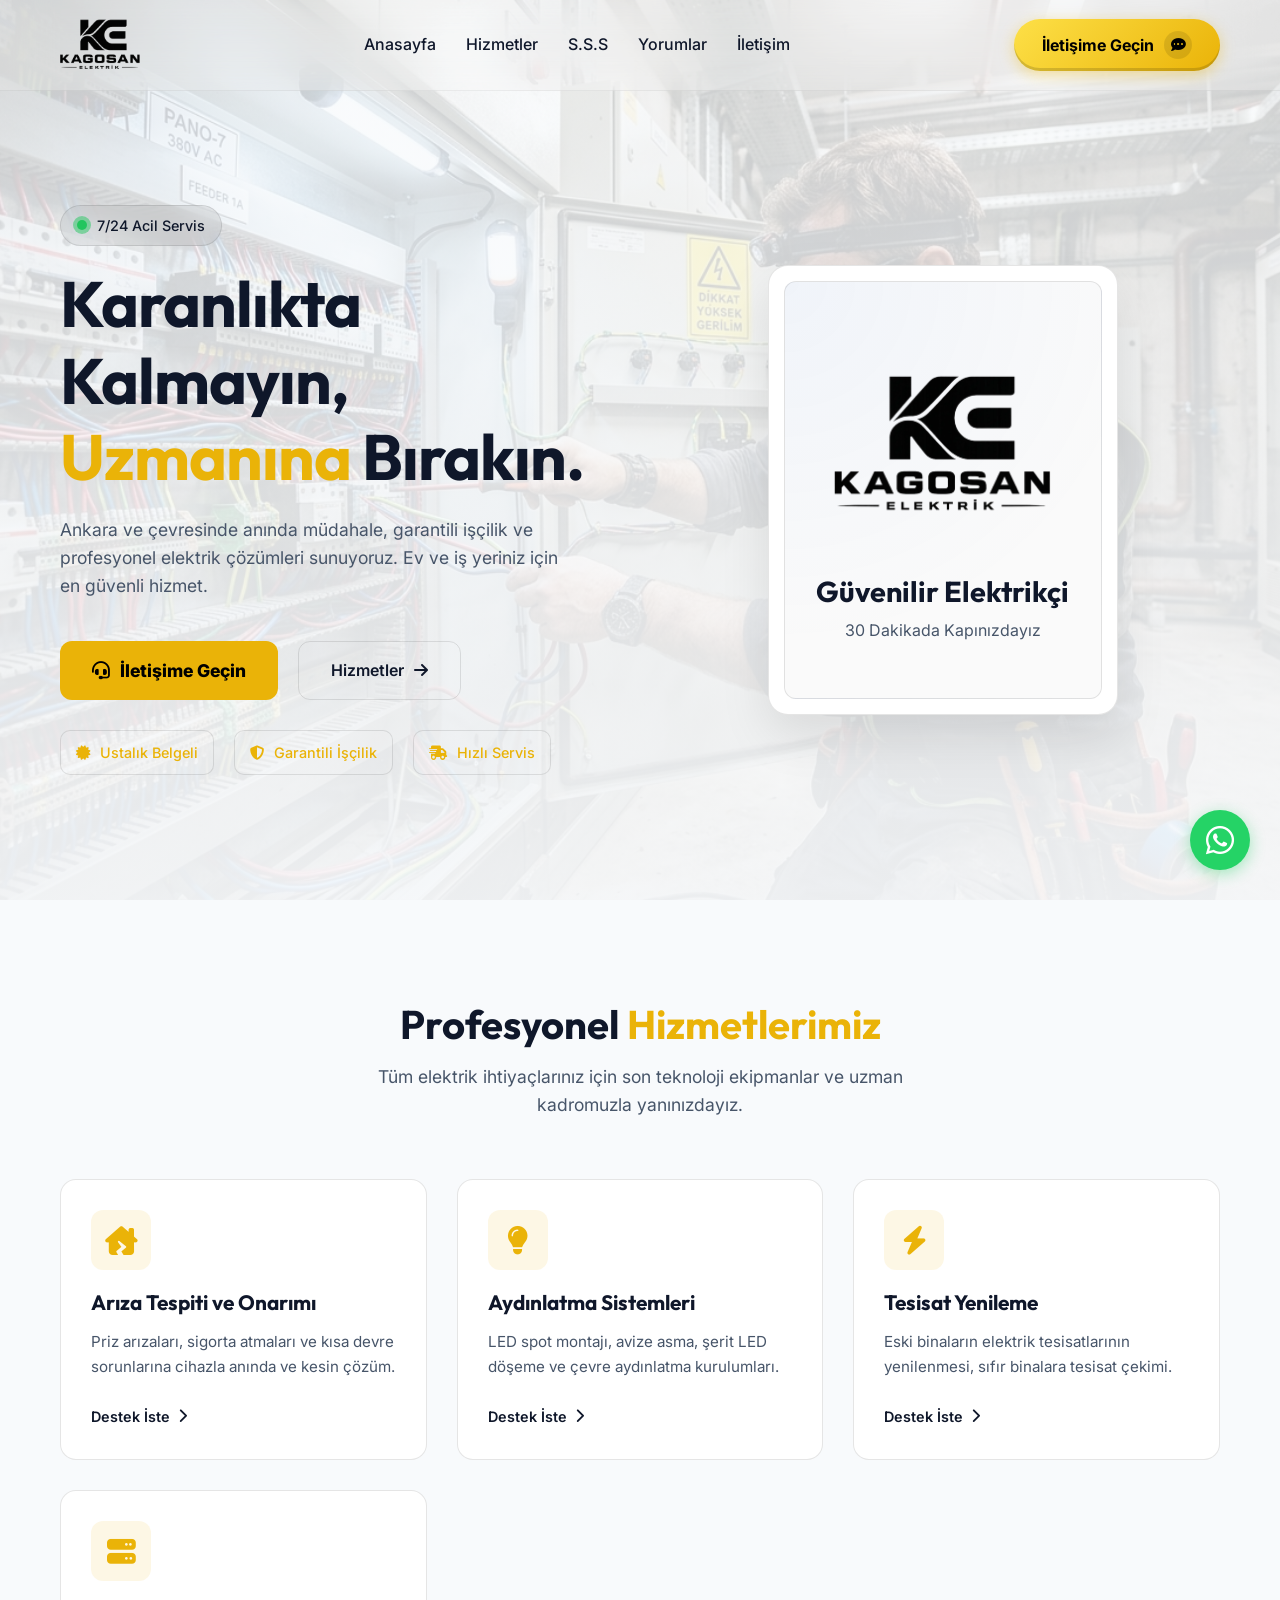
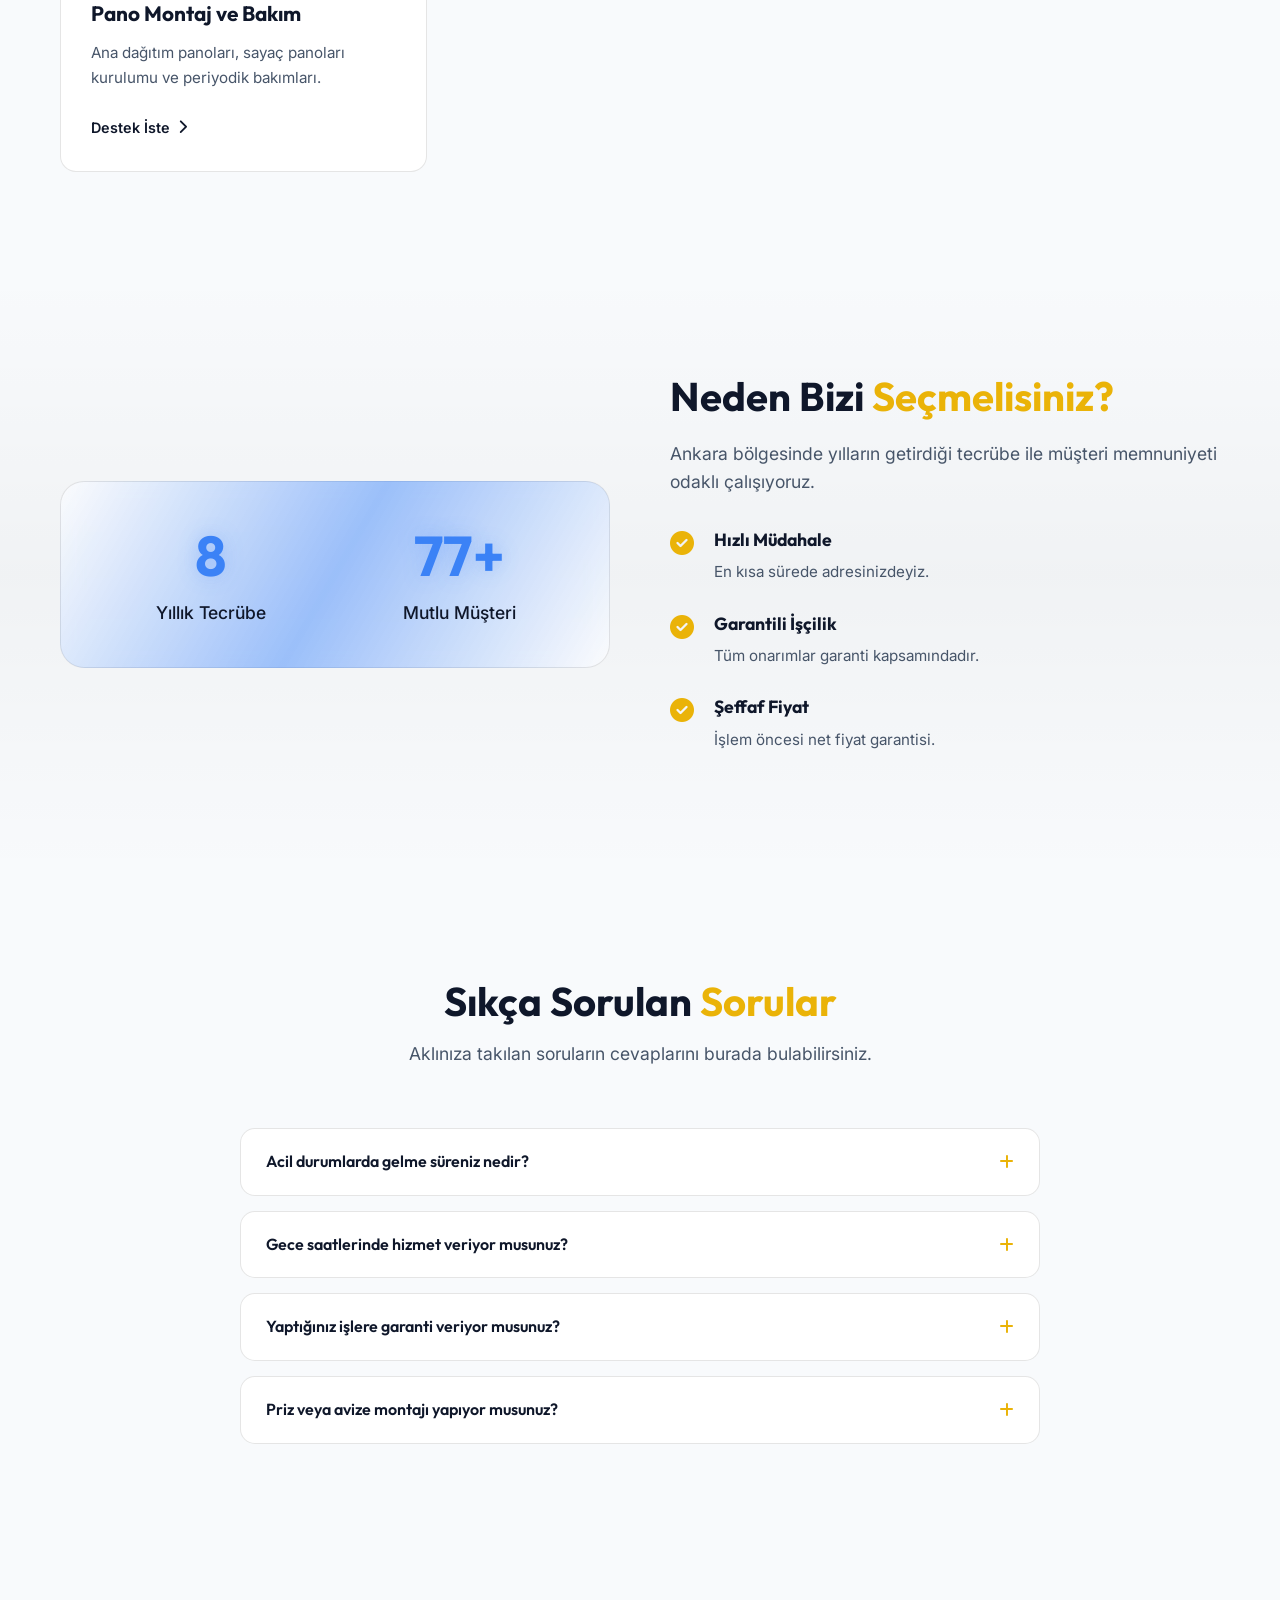
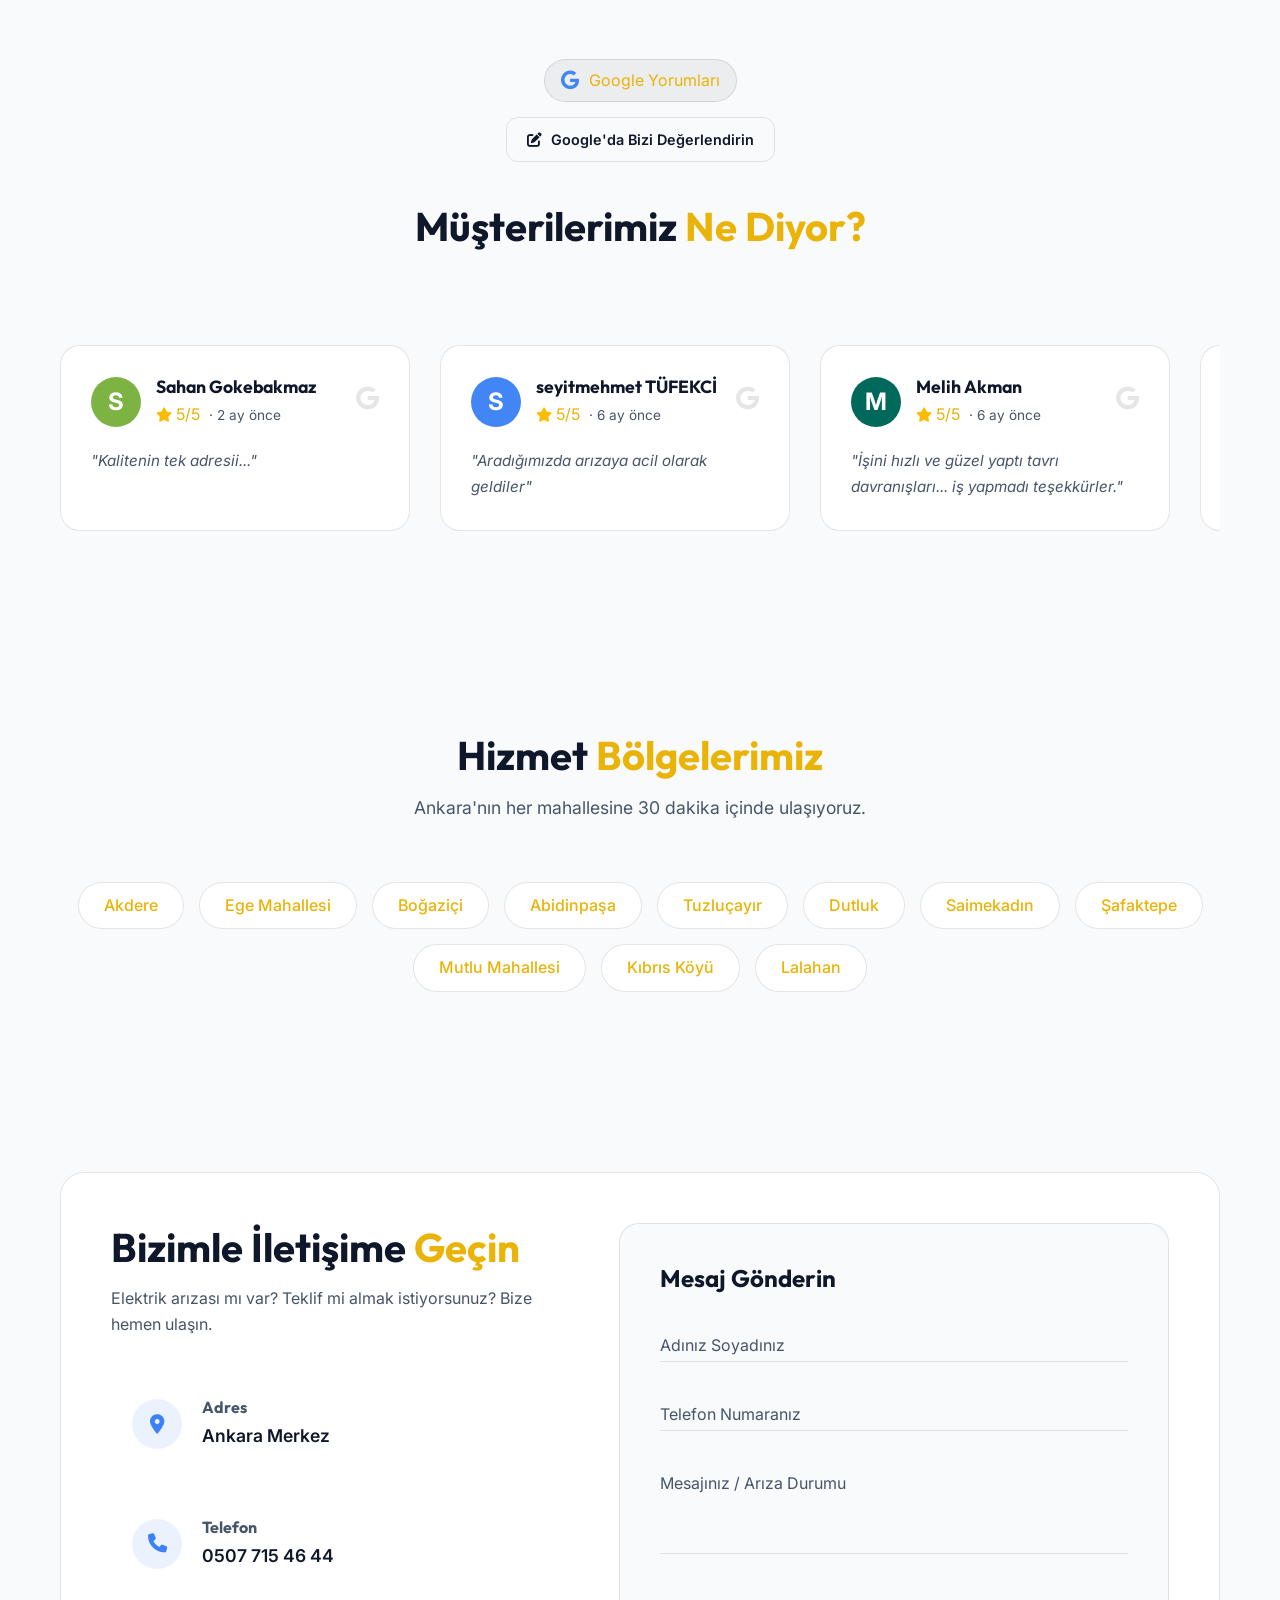
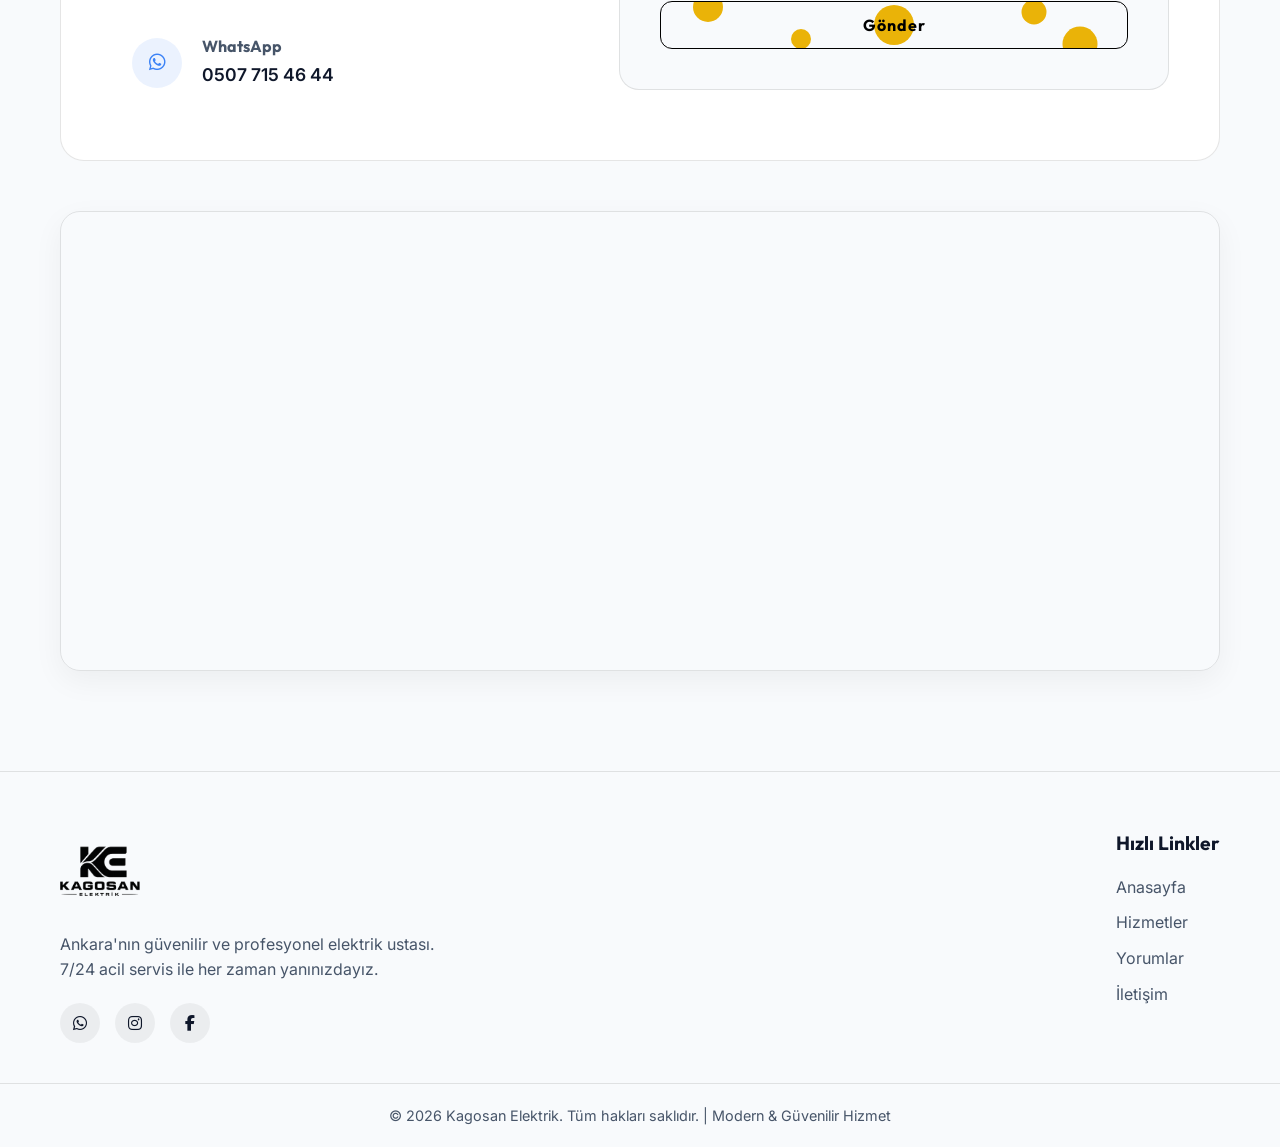
<file: index.html>
<!DOCTYPE html>
<html lang="tr">
<head>
    <meta charset="UTF-8">
    <meta name="viewport" content="width=device-width, initial-scale=1.0">
    <title>Kagosan Elektrik | 7/24 Acil Elektrik Ustası</title>
    <link rel="icon" type="image/webp" href="büyüklogo.webp">
    <meta name="description" content="Ankara'da profesyonel, hızlı ve güvenilir 7/24 elektrikçi hizmeti. Elektrik arızası, tesisat, pano montajı ve aydınlatma çözümleri.">
    <link rel="stylesheet" href="styles.css">
    <link href="https://fonts.googleapis.com/css2?family=Inter:wght@300;400;500;600;700&family=Outfit:wght@400;500;700;900&display=swap" rel="stylesheet">
    <link rel="stylesheet" href="https://cdnjs.cloudflare.com/ajax/libs/font-awesome/6.4.0/css/all.min.css">
    <script type="application/ld+json">
    {
      "@context": "https://schema.org",
      "@type": "Electrician",
      "name": "Kagosan Elektrik",
      "url": "https://www.kagosanelektrik.com",
      "telephone": "+905077154644",
      "address": {
        "@type": "PostalAddress",
        "streetAddress": "Ankara Merkez",
        "addressLocality": "Ankara",
        "addressRegion": "Ankara",
        "addressCountry": "TR"
      },
      "geo": {
        "@type": "GeoCoordinates",
        "latitude": 39.9334,
        "longitude": 32.8597
      },
      "openingHoursSpecification": {
        "@type": "OpeningHoursSpecification",
        "dayOfWeek": [
          "Monday",
          "Tuesday",
          "Wednesday",
          "Thursday",
          "Friday",
          "Saturday",
          "Sunday"
        ],
        "opens": "00:00",
        "closes": "23:59"
      },
      "priceRange": "₺₺",
      "description": "Ankara'da profesyonel, hızlı ve güvenilir 7/24 elektrikçi hizmeti. Elektrik arızası ve pano montajı."
    }
    </script>
</head>
<body>
    <!-- Navbar -->
    <nav class="navbar">
        <div class="container nav-container">
            <a href="#home" class="logo">
                <img src="büyüklogo.webp" alt="Kagosan Elektrik Logo" class="logo-img">
            </a>
            <ul class="nav-links">
                <li><a href="#home">Anasayfa</a></li>
                <li><a href="#services">Hizmetler</a></li>

                <li><a href="#faq">S.S.S</a></li>
                <li><a href="#reviews">Yorumlar</a></li>
                <li><a href="#contact">İletişim</a></li>
            </ul>
            <div class="nav-contact">
                <button class="uiverse-btn open-contact-modal">
                    <span class="btn-text">İletişime Geçin</span>
                    <span class="btn-icon"><i class="fa-solid fa-comment-dots"></i></span>
                </button>
            </div>
            <div class="mobile-menu-btn">
                <i class="fa-solid fa-bars"></i>
            </div>
        </div>
    </nav>

    <!-- Mobile Menu Overlay -->
    <div class="mobile-menu-overlay">
        <div class="close-menu-btn"><i class="fa-solid fa-xmark"></i></div>
        <ul class="mobile-nav-links">
            <li><a href="#home">Anasayfa</a></li>
            <li><a href="#services">Hizmetler</a></li>

            <li><a href="#faq">S.S.S</a></li>
            <li><a href="#reviews">Yorumlar</a></li>
            <li><a href="#contact">İletişim</a></li>
        </ul>
        <button class="uiverse-btn open-contact-modal mobile-modal-btn">
            <span class="btn-text">İletişime Geçin</span>
            <span class="btn-icon"><i class="fa-solid fa-comment-dots"></i></span>
        </button>
    </div>

    <!-- Hero Section -->
    <section id="home" class="hero">
        <div class="hero-bg"></div>
        <div class="container hero-container">
            <div class="hero-content">
                <div class="badge-modern">
                    <span class="pulse-dot"></span>
                    7/24 Acil Servis
                </div>
                <h1>Karanlıkta Kalmayın,<br><span>Uzmanına</span> Bırakın.</h1>
                <p>Ankara ve çevresinde anında müdahale, garantili işçilik ve profesyonel elektrik çözümleri sunuyoruz. Ev ve iş yeriniz için en güvenli hizmet.</p>
                
                <div class="hero-buttons">
                    <button class="btn-glow open-contact-modal">
                        <i class="fa-solid fa-headset"></i> İletişime Geçin
                    </button>
                    <a href="#services" class="btn-outline">
                        Hizmetler <i class="fa-solid fa-arrow-right"></i>
                    </a>
                </div>

                <!-- Trust Badges -->
                <div class="trust-badges">
                    <div class="trust-item">
                        <i class="fa-solid fa-certificate"></i>
                        <span>Ustalık Belgeli</span>
                    </div>
                    <div class="trust-item">
                        <i class="fa-solid fa-shield-halved"></i>
                        <span>Garantili İşçilik</span>
                    </div>
                    <div class="trust-item">
                        <i class="fa-solid fa-truck-fast"></i>
                        <span>Hızlı Servis</span>
                    </div>
                </div>
            </div>
            <div class="hero-image-wrapper">
                <div class="card-uiverse-3d">
                    <div class="card-inner">
                        <img src="büyüklogo.webp" alt="Kagosan Elektrik Logo" class="hero-big-icon">
                        <h3>Güvenilir Elektrikçi</h3>
                        <p>30 Dakikada Kapınızdayız</p>
                    </div>
                </div>
            </div>
        </div>

    </section>

    <!-- Services Section -->
    <section id="services" class="services">
        <div class="container">
            <div class="section-header">
                <h2>Profesyonel <span>Hizmetlerimiz</span></h2>
                <p>Tüm elektrik ihtiyaçlarınız için son teknoloji ekipmanlar ve uzman kadromuzla yanınızdayız.</p>
            </div>

            <div class="services-grid">
                <div class="service-card-uiverse">
                    <div class="card-icon"><i class="fa-solid fa-house-chimney-crack"></i></div>
                    <h3>Arıza Tespiti ve Onarımı</h3>
                    <p>Priz arızaları, sigorta atmaları ve kısa devre sorunlarına cihazla anında ve kesin çözüm.</p>
                    <button class="card-link open-contact-modal">Destek İste <i class="fa-solid fa-chevron-right"></i></button>
                </div>
                <div class="service-card-uiverse">
                    <div class="card-icon"><i class="fa-solid fa-lightbulb"></i></div>
                    <h3>Aydınlatma Sistemleri</h3>
                    <p>LED spot montajı, avize asma, şerit LED döşeme ve çevre aydınlatma kurulumları.</p>
                    <button class="card-link open-contact-modal">Destek İste <i class="fa-solid fa-chevron-right"></i></button>
                </div>
                <div class="service-card-uiverse">
                    <div class="card-icon"><i class="fa-solid fa-bolt"></i></div>
                    <h3>Tesisat Yenileme</h3>
                    <p>Eski binaların elektrik tesisatlarının yenilenmesi, sıfır binalara tesisat çekimi.</p>
                    <button class="card-link open-contact-modal">Destek İste <i class="fa-solid fa-chevron-right"></i></button>
                </div>
                <div class="service-card-uiverse">
                    <div class="card-icon"><i class="fa-solid fa-server"></i></div>
                    <h3>Pano Montaj ve Bakım</h3>
                    <p>Ana dağıtım panoları, sayaç panoları kurulumu ve periyodik bakımları.</p>
                    <button class="card-link open-contact-modal">Destek İste <i class="fa-solid fa-chevron-right"></i></button>
                </div>
            </div>
        </div>
    </section>



    <!-- Why Us Section -->
    <section id="about" class="why-us">
        <div class="container">
            <div class="why-us-content">
                <div class="image-stack">
                    <div class="glass-panel">
                        <div class="stat-item">
                            <h4 class="counter" data-target="8">0</h4>
                            <span>Yıllık Tecrübe</span>
                        </div>
                        <div class="stat-item">
                            <h4 class="counter" data-target="100" data-suffix="+">0</h4>
                            <span>Mutlu Müşteri</span>
                        </div>
                    </div>
                </div>
                <div class="text-content">
                    <h2>Neden Bizi <span>Seçmelisiniz?</span></h2>
                    <p>Ankara bölgesinde yılların getirdiği tecrübe ile müşteri memnuniyeti odaklı çalışıyoruz.</p>
                    <ul class="feature-list">
                        <li><i class="fa-solid fa-check-circle"></i><div><strong>Hızlı Müdahale</strong><span>En kısa sürede adresinizdeyiz.</span></div></li>
                        <li><i class="fa-solid fa-check-circle"></i><div><strong>Garantili İşçilik</strong><span>Tüm onarımlar garanti kapsamındadır.</span></div></li>
                        <li><i class="fa-solid fa-check-circle"></i><div><strong>Şeffaf Fiyat</strong><span>İşlem öncesi net fiyat garantisi.</span></div></li>
                    </ul>
                </div>
            </div>
        </div>
    </section>

    <!-- FAQ Section -->
    <section id="faq" class="faq-section">
        <div class="container">
            <div class="section-header">
                <h2>Sıkça Sorulan <span>Sorular</span></h2>
                <p>Aklınıza takılan soruların cevaplarını burada bulabilirsiniz.</p>
            </div>
            <div class="faq-accordion">
                <div class="faq-item">
                    <div class="faq-question">Acil durumlarda gelme süreniz nedir? <i class="fa-solid fa-plus"></i></div>
                    <div class="faq-answer">Ankara bölgesinde trafiğe bağlı olarak genellikle 20-40 dakika içerisinde adresinizde oluyoruz.</div>
                </div>
                <div class="faq-item">
                    <div class="faq-question">Gece saatlerinde hizmet veriyor musunuz? <i class="fa-solid fa-plus"></i></div>
                    <div class="faq-answer">Evet, haftanın 7 günü 24 saati acil elektrik arızaları için hizmetinizdeyiz.</div>
                </div>
                <div class="faq-item">
                    <div class="faq-question">Yaptığınız işlere garanti veriyor musunuz? <i class="fa-solid fa-plus"></i></div>
                    <div class="faq-answer">Kesinlikle. Kullandığımız malzemeler ve işçiliğimiz firmamızın garantisi altındadır.</div>
                </div>
                <div class="faq-item">
                    <div class="faq-question">Priz veya avize montajı yapıyor musunuz? <i class="fa-solid fa-plus"></i></div>
                    <div class="faq-answer">Evet, en küçük priz tamirinden komple bina tesisatına kadar her türlü elektrik işini yapıyoruz.</div>
                </div>
            </div>
        </div>
    </section>

    <!-- Reviews Section -->
    <section id="reviews" class="reviews-section">
        <div class="container">
            <div class="section-header" style="display: flex; flex-direction: column; align-items: center; gap: 15px;">
                <div class="google-rating" style="margin-bottom: 0;"><i class="fa-brands fa-google"></i><span>Google Yorumları</span></div>
                <a href="https://share.google/rdlSDvb8UTdIoFtDF" target="_blank" class="btn-outline" style="padding: 10px 20px; font-size: 0.9rem; margin-bottom: 15px;"><i class="fa-solid fa-pen-to-square"></i> Google'da Bizi Değerlendirin</a>
                <h2 style="margin-top: 10px;">Müşterilerimiz <span>Ne Diyor?</span></h2>
            </div>
            
            <div class="reviews-marquee-container">
                <button class="marquee-btn" id="marqueeToggleBtn" aria-label="Durdur/Oynat">
                    <i class="fa-solid fa-pause"></i>
                </button>
                <div class="reviews-marquee-track" id="reviewsTrack">
                    <!-- Review 1 -->
                    <div class="review-card">
                        <div class="review-header">
                        <div class="avatar" style="background: #7cb342;">S</div>
                        <div class="user-info">
                            <h4>Sahan Gokebakmaz</h4>
                            <div class="stars"><i class="fa-solid fa-star"></i> <span>5/5</span> <span style="font-size: 0.85em; color: var(--text-muted, #9ca3af); margin-left: 5px;">· 2 ay önce</span></div>
                        </div>
                        <i class="fa-brands fa-google google-icon-small"></i>
                    </div>
                    <p class="review-text">"Kalitenin tek adresii..."</p>
                </div>
                
                <!-- Review 2 -->
                <div class="review-card">
                    <div class="review-header">
                        <div class="avatar" style="background: #4285f4;">S</div>
                        <div class="user-info">
                            <h4>seyitmehmet TÜFEKCİ</h4>
                            <div class="stars"><i class="fa-solid fa-star"></i> <span>5/5</span> <span style="font-size: 0.85em; color: var(--text-muted, #9ca3af); margin-left: 5px;">· 6 ay önce</span></div>
                        </div>
                        <i class="fa-brands fa-google google-icon-small"></i>
                    </div>
                    <p class="review-text">"Aradığımızda arızaya acil olarak geldiler"</p>
                </div>
                
                <!-- Review 3 -->
                <div class="review-card">
                    <div class="review-header">
                        <div class="avatar" style="background: #00695c;">M</div>
                        <div class="user-info">
                            <h4>Melih Akman</h4>
                            <div class="stars"><i class="fa-solid fa-star"></i> <span>5/5</span> <span style="font-size: 0.85em; color: var(--text-muted, #9ca3af); margin-left: 5px;">· 6 ay önce</span></div>
                        </div>
                        <i class="fa-brands fa-google google-icon-small"></i>
                    </div>
                    <p class="review-text">"İşini hızlı ve güzel yaptı tavrı davranışları... iş yapmadı teşekkürler."</p>
                </div>
                
                <!-- Review 4 -->
                <div class="review-card">
                    <div class="review-header">
                        <div class="avatar" style="background: #e53935;">B</div>
                        <div class="user-info">
                            <h4>baha TARMAN <span class="badge-new">YENİ</span></h4>
                            <div class="stars"><i class="fa-solid fa-star"></i> <span>4/5</span> <span style="font-size: 0.85em; color: var(--text-muted, #9ca3af); margin-left: 5px;">· bir gün önce</span></div>
                        </div>
                        <i class="fa-brands fa-google google-icon-small"></i>
                    </div>
                    <p class="review-text">"iyi insanlardı işçilikleride kötü değildi"</p>
                </div>
                
                <!-- Review 5 -->
                <div class="review-card">
                    <div class="review-header">
                        <div class="avatar" style="background: #ffb300;">K</div>
                        <div class="user-info">
                            <h4>Kaan Gökşen</h4>
                            <div class="stars"><i class="fa-solid fa-star"></i> <span>5/5</span> <span style="font-size: 0.85em; color: var(--text-muted, #9ca3af); margin-left: 5px;">· bir gün önce düzenlendi</span></div>
                        </div>
                        <i class="fa-brands fa-google google-icon-small"></i>
                    </div>
                    <p class="review-text">"Güzel kaliteli işçiliği var"</p>
                </div>
            </div>
            </div>
        </div>
    </section>

    <!-- Service Areas Section -->
    <section id="areas" class="areas-section">
        <div class="container">
            <div class="section-header">
                <h2>Hizmet <span>Bölgelerimiz</span></h2>
                <p>Ankara'nın her mahallesine 30 dakika içinde ulaşıyoruz.</p>
            </div>
            <div class="areas-grid">
                <span class="area-pill">Akdere</span>
                <span class="area-pill">Ege Mahallesi</span>
                <span class="area-pill">Boğaziçi</span>
                <span class="area-pill">Abidinpaşa</span>
                <span class="area-pill">Tuzluçayır</span>
                <span class="area-pill">Dutluk</span>
                <span class="area-pill">Saimekadın</span>
                <span class="area-pill">Şafaktepe</span>
                <span class="area-pill">Mutlu Mahallesi</span>
                <span class="area-pill">Kıbrıs Köyü</span>
                <span class="area-pill">Lalahan</span>
            </div>
        </div>
    </section>

    <!-- Contact Section -->
    <section id="contact" class="contact">
        <div class="container">
            <div class="contact-wrapper">
                <div class="contact-info">
                    <h2>Bizimle İletişime <span>Geçin</span></h2>
                    <p>Elektrik arızası mı var? Teklif mi almak istiyorsunuz? Bize hemen ulaşın.</p>
                    
                    <div class="info-items">
                        <div class="info-item-uiverse">
                            <div class="icon"><i class="fa-solid fa-location-dot"></i></div>
                            <div>
                                <h4>Adres</h4>
                                <p>Ankara Merkez</p>
                            </div>
                        </div>
                        <div class="info-item-uiverse">
                            <div class="icon"><i class="fa-solid fa-phone"></i></div>
                            <div>
                                <h4>Telefon</h4>
                                <p>0507 715 46 44</p>
                            </div>
                        </div>
                        <div class="info-item-uiverse">
                            <div class="icon"><i class="fa-brands fa-whatsapp"></i></div>
                            <div>
                                <h4>WhatsApp</h4>
                                <p>0507 715 46 44</p>
                            </div>
                        </div>
                    </div>
                </div>

                <div class="contact-form-container">
                    <form class="modern-form" id="contactForm">
                        <div class="form-header">
                            <h3>Mesaj Gönderin</h3>
                        </div>
                        
                        <div class="input-group">
                            <input type="text" id="name" required>
                            <label for="name">Adınız Soyadınız</label>
                            <div class="line"></div>
                        </div>
                        
                        <div class="input-group">
                            <input type="tel" id="phone" required>
                            <label for="phone">Telefon Numaranız</label>
                            <div class="line"></div>
                        </div>
                        
                        <div class="input-group">
                            <textarea id="message" rows="4" required></textarea>
                            <label for="message">Mesajınız / Arıza Durumu</label>
                            <div class="line"></div>
                        </div>
                        
                        <button class="submit-btn-uiverse" type="submit">
                            <span class="circle1"></span>
                            <span class="circle2"></span>
                            <span class="circle3"></span>
                            <span class="circle4"></span>
                            <span class="circle5"></span>
                            <span class="text">Gönder</span>
                        </button>
                    </form>
                </div>
            </div>

            <!-- Google Maps -->
            <div class="map-container" style="margin-top: 50px; border-radius: 20px; overflow: hidden; border: 1px solid var(--border-color); box-shadow: 0 10px 30px rgba(0,0,0,0.05);">
                <iframe src="https://www.google.com/maps/embed?pb=!1m18!1m12!1m3!1d195884.28800181585!2d32.74837562621067!3d39.90326555178783!2m3!1f0!2f0!3f0!3m2!1i1024!2i768!4f13.1!3m3!1m2!1s0x14d34f0e14bb6bf3%3A0x6b1f2cd38b34335c!2sMamak%2C%20Ankara!5e0!3m2!1str!2str!4v1700000000000!5m2!1str!2str" width="100%" height="450" style="border:0;" allowfullscreen="" loading="lazy" referrerpolicy="no-referrer-when-downgrade"></iframe>
            </div>
        </div>
    </section>

    <!-- Footer -->
    <footer>
        <div class="container footer-content">
            <div class="footer-brand">
                <a href="#home" class="logo">
                    <img src="büyüklogo.webp" alt="Kagosan Elektrik Logo" class="logo-img">
                </a>
                <p>Ankara'nın güvenilir ve profesyonel elektrik ustası. 7/24 acil servis ile her zaman yanınızdayız.</p>
                <div class="social-links">
                    <a href="https://wa.me/905077154644" target="_blank"><i class="fa-brands fa-whatsapp"></i></a>
                    <a href="#"><i class="fa-brands fa-instagram"></i></a>
                    <a href="#"><i class="fa-brands fa-facebook-f"></i></a>
                </div>
            </div>
            <div class="footer-links">
                <h3>Hızlı Linkler</h3>
                <ul>
                    <li><a href="#home">Anasayfa</a></li>
                    <li><a href="#services">Hizmetler</a></li>
                    <li><a href="#reviews">Yorumlar</a></li>
                    <li><a href="#contact">İletişim</a></li>
                </ul>
            </div>
        </div>
        <div class="footer-bottom">
            <p>&copy; 2026 Kagosan Elektrik. Tüm hakları saklıdır. | Modern & Güvenilir Hizmet</p>
        </div>
    </footer>

    <!-- Contact Modal Overlay -->
    <div class="modal-overlay" id="contactModal">
        <div class="modal-container">
            <button class="close-modal-btn" id="closeModalBtn"><i class="fa-solid fa-xmark"></i></button>
            <div class="modal-header"><h3>İletişime Geçin</h3></div>
            <div class="modal-body uiverse-buttons-container">
                <a href="tel:+905077154644" class="uiverse-contact-btn phone-btn">
                    <div class="sign">
                        <svg class="socialSvg phoneSvg" viewBox="0 0 512 512">
                            <path d="M164.9 24.6c-7.7-18.6-28-28.5-47.4-23.2l-88 24C12.1 30.2 0 46 0 64C0 311.4 200.6 512 448 512c18 0 33.8-12.1 38.6-29.5l24-88c5.3-19.4-4.6-39.7-23.2-47.4l-96-40c-16.3-6.8-35.2-2.1-46.3 11.6L304.7 368C234.3 334.7 177.3 277.7 144 207.3L193.3 167c13.7-11.2 18.4-30 11.6-46.3l-40-96z"/>
                        </svg>
                    </div>
                    <div class="text">Telefonla Ara</div>
                </a>

                <a href="https://wa.me/905077154644" target="_blank" class="uiverse-contact-btn wp-btn">
                    <div class="sign">
                        <svg class="socialSvg whatsappSvg" viewBox="0 0 16 16">
                            <path d="M13.601 2.326A7.854 7.854 0 0 0 7.994 0C3.627 0 .068 3.558.064 7.926c0 1.399.366 2.76 1.057 3.965L0 16l4.204-1.102a7.933 7.933 0 0 0 3.79.965h.004c4.368 0 7.926-3.558 7.93-7.93A7.898 7.898 0 0 0 13.6 2.326zM7.994 14.521a6.573 6.573 0 0 1-3.356-.92l-.24-.144-2.494.654.666-2.433-.156-.251a6.56 6.56 0 0 1-1.007-3.505c0-3.626 2.957-6.584 6.591-6.584a6.56 6.56 0 0 1 4.66 1.931 6.557 6.557 0 0 1 1.928 4.66c-.004 3.639-2.961 6.592-6.592 6.592zm3.615-4.934c-.197-.099-1.17-.578-1.353-.646-.182-.065-.315-.099-.445.099-.133.197-.513.646-.627.775-.114.133-.232.148-.43.05-.197-.1-.836-.308-1.592-.985-.59-.525-.985-1.175-1.103-1.372-.114-.198-.011-.304.088-.403.087-.088.197-.232.296-.346.1-.114.133-.198.198-.33.065-.134.034-.248-.015-.347-.05-.099-.445-1.076-.612-1.47-.16-.389-.323-.335-.445-.34-.114-.007-.247-.007-.38-.007a.729.729 0 0 0-.529.247c-.182.198-.691.677-.691 1.654 0 .977.71 1.916.81 2.049.098.133 1.394 2.132 3.383 2.992.47.205.84.326 1.129.418.475.152.904.129 1.246.08.38-.058 1.171-.48 1.338-.943.164-.464.164-.86.114-.943-.049-.084-.182-.133-.38-.232z"></path>
                        </svg>
                    </div>
                    <div class="text">WhatsApp</div>
                </a>
            </div>
        </div>
    </div>

    <!-- Floating WhatsApp Button -->
    <a href="https://wa.me/905077154644" target="_blank" class="floating-whatsapp"><i class="fa-brands fa-whatsapp"></i></a>

    <script src="script.js"></script>
</body>
</html>
</file>
<file: styles.css>
/* ==========================================================================
   CSS Variables & Resets
   ========================================================================== */
:root {
    --bg-dark: #f8fafc;
    --bg-card: #ffffff;
    --bg-card-hover: #f1f5f9;
    --text-main: #0f172a;
    --text-muted: #475569;
    --accent-primary: #eab308; /* Electric Yellow */
    --accent-secondary: #3b82f6; /* Electric Blue */
    --accent-whatsapp: #25D366; 
    --accent-glow: rgba(234, 179, 8, 0.4);
    --accent-glow-blue: rgba(59, 130, 246, 0.3);
    --border-color: rgba(0, 0, 0, 0.1);
    
    --font-heading: 'Outfit', sans-serif;
    --font-body: 'Inter', sans-serif;
    
    --transition: all 0.3s cubic-bezier(0.25, 0.8, 0.25, 1);
}

* {
    margin: 0;
    padding: 0;
    box-sizing: border-box;
}

html {
    scroll-behavior: smooth;
}

body {
    font-family: var(--font-body);
    background-color: var(--bg-dark);
    color: var(--text-main);
    line-height: 1.6;
    overflow-x: hidden;
}

a {
    text-decoration: none;
    color: inherit;
}

button {
    font-family: inherit;
    background: none;
    border: none;
    cursor: pointer;
}

ul {
    list-style: none;
}

.container {
    max-width: 1200px;
    margin: 0 auto;
    padding: 0 20px;
}

h1, h2, h3, h4, h5, h6 {
    font-family: var(--font-heading);
    font-weight: 700;
    line-height: 1.2;
}

span {
    color: var(--accent-primary);
}

/* ==========================================================================
   Navbar
   ========================================================================== */
.navbar {
    position: fixed;
    top: 0;
    left: 0;
    width: 100%;
    padding: 5px 0;
    z-index: 1000;
    transition: var(--transition);
    background: rgba(255, 255, 255, 0.2);
    backdrop-filter: blur(25px);
    -webkit-backdrop-filter: blur(25px);
    border-bottom: 1px solid rgba(0, 0, 0, 0.05);
}

.navbar.scrolled {
    background: rgba(255, 255, 255, 0.95);
    backdrop-filter: blur(15px);
    border-bottom: 1px solid var(--border-color);
    padding: 5px 0;
}

.nav-container {
    display: flex;
    justify-content: space-between;
    align-items: center;
}

.logo {
    display: flex;
    align-items: center;
    z-index: 1001; /* Above mobile menu */
}

.logo-img {
    height: 80px;
    width: auto;
    object-fit: contain;
    transition: var(--transition);
}

.logo-img:hover {
    transform: scale(1.05);
}

.nav-links {
    display: flex;
    gap: 30px;
}

.nav-links a {
    font-size: 1rem;
    font-weight: 500;
    position: relative;
    padding: 5px 0;
    transition: var(--transition);
}

.nav-links a::after {
    content: '';
    position: absolute;
    bottom: 0;
    left: 0;
    width: 0;
    height: 2px;
    background: var(--accent-primary);
    transition: var(--transition);
    box-shadow: 0 0 8px var(--accent-glow);
}

.nav-links a:hover {
    color: var(--accent-primary);
}

.nav-links a:hover::after {
    width: 100%;
}

.mobile-menu-btn {
    display: none;
    font-size: 1.5rem;
    cursor: pointer;
    z-index: 1001;
    color: var(--text-main);
}

/* Modern Glow Button (Navbar & Mobile Menu) */
.uiverse-btn {
    display: inline-flex;
    align-items: center;
    justify-content: center;
    gap: 10px;
    padding: 12px 28px;
    background: linear-gradient(135deg, #fde047, var(--accent-primary));
    color: #000;
    border-radius: 50px;
    font-weight: 700;
    font-size: 1rem;
    box-shadow: 0 4px 15px rgba(234, 179, 8, 0.4), inset 0 -3px 0 rgba(0, 0, 0, 0.15);
    transition: all 0.2s ease;
    border: none;
    cursor: pointer;
}

.uiverse-btn .btn-text {
    z-index: 2;
    color: #000;
}

.uiverse-btn .btn-icon {
    display: inline-flex;
    align-items: center;
    justify-content: center;
    background: rgba(0,0,0,0.1);
    color: #000;
    border-radius: 50%;
    width: 28px;
    height: 28px;
    font-size: 0.9rem;
    z-index: 2;
    transition: transform 0.3s ease;
}

.uiverse-btn:hover {
    transform: translateY(-2px);
    box-shadow: 0 6px 25px rgba(234, 179, 8, 0.6), inset 0 -3px 0 rgba(0, 0, 0, 0.15);
    background: linear-gradient(135deg, #fef08a, #fde047);
}

.uiverse-btn:hover .btn-icon {
    transform: scale(1.1) rotate(-5deg);
}

.uiverse-btn:active {
    transform: translateY(2px);
    box-shadow: 0 2px 10px rgba(234, 179, 8, 0.4), inset 0 2px 0 rgba(0, 0, 0, 0.15);
}

/* ==========================================================================
   Mobile Menu Overlay
   ========================================================================== */
.mobile-menu-overlay {
    position: fixed;
    top: 0;
    right: -100%;
    width: 100%;
    height: 100vh;
    background: rgba(255, 255, 255, 0.98);
    backdrop-filter: blur(15px);
    z-index: 999;
    display: flex;
    flex-direction: column;
    justify-content: center;
    align-items: center;
    transition: 0.4s ease-in-out;
}

.mobile-menu-overlay.active {
    right: 0;
}

.close-menu-btn {
    position: absolute;
    top: 25px;
    right: 25px;
    font-size: 2rem;
    cursor: pointer;
    color: var(--text-main);
    transition: var(--transition);
}

.close-menu-btn:hover {
    color: var(--accent-primary);
    transform: rotate(90deg);
}

.mobile-nav-links {
    text-align: center;
    margin-bottom: 40px;
}

.mobile-nav-links li {
    margin: 20px 0;
}

.mobile-nav-links a {
    font-size: 1.8rem;
    font-family: var(--font-heading);
    font-weight: 600;
}

.mobile-modal-btn {
    font-size: 1.1rem;
    padding: 15px 35px;
}

/* ==========================================================================
   Hero Section
   ========================================================================== */
.hero {
    min-height: 100vh;
    display: flex;
    align-items: center;
    position: relative;
    padding-top: 80px;
    overflow: hidden;
}

.hero-bg {
    position: absolute;
    top: 0;
    left: 0;
    width: 100%;
    height: 100%;
    background: linear-gradient(rgba(248, 250, 252, 0.8), rgba(248, 250, 252, 0.95)), 
                url('electrician_bg.png') center/cover no-repeat;
    z-index: -1;
}


.hero-container {
    display: grid;
    grid-template-columns: 1fr 1fr;
    gap: 50px;
    align-items: center;
}

.hero-content h1 {
    font-size: 4rem;
    margin: 20px 0;
    letter-spacing: -1px;
}

.hero-content p {
    font-size: 1.1rem;
    color: var(--text-muted);
    margin-bottom: 40px;
    max-width: 500px;
}

.badge-modern {
    display: inline-flex;
    align-items: center;
    gap: 10px;
    padding: 8px 16px;
    background: rgba(0, 0, 0, 0.05);
    border: 1px solid var(--border-color);
    border-radius: 50px;
    font-size: 0.9rem;
    font-weight: 500;
    backdrop-filter: blur(10px);
}

.pulse-dot {
    width: 10px;
    height: 10px;
    background: #22c55e;
    border-radius: 50%;
    position: relative;
}

.pulse-dot::after {
    content: '';
    position: absolute;
    top: -4px;
    left: -4px;
    width: 18px;
    height: 18px;
    background: rgba(34, 197, 94, 0.5);
    border-radius: 50%;
    animation: pulse 2s infinite;
}

@keyframes pulse {
    0% { transform: scale(1); opacity: 1; }
    100% { transform: scale(2.5); opacity: 0; }
}

.hero-buttons {
    display: flex;
    gap: 20px;
    flex-wrap: wrap;
}

.btn-glow {
    position: relative;
    padding: 16px 32px;
    background: var(--accent-primary);
    color: #000;
    font-weight: 800;
    font-size: 1.1rem;
    border-radius: 12px;
    display: inline-flex;
    align-items: center;
    gap: 10px;
    transition: var(--transition);
    border: none;
    overflow: hidden;
}

.btn-glow::before {
    content: '';
    position: absolute;
    top: 0;
    left: 0;
    width: 100%;
    height: 100%;
    background: linear-gradient(120deg, transparent, rgba(255,255,255,0.6), transparent);
    transform: translateX(-100%);
    transition: 0.6s;
}

.btn-glow:hover {
    box-shadow: 0 0 20px var(--accent-primary), 0 0 40px rgba(234, 179, 8, 0.4);
    transform: translateY(-2px);
}

.btn-glow:hover::before {
    transform: translateX(100%);
}

.btn-outline {
    padding: 16px 32px;
    background: transparent;
    color: var(--text-main);
    border: 1px solid var(--border-color);
    border-radius: 12px;
    font-weight: 600;
    display: inline-flex;
    align-items: center;
    gap: 10px;
    transition: var(--transition);
}

.btn-outline:hover {
    background: rgba(0, 0, 0, 0.05);
    border-color: var(--text-main);
}

.hero-image-wrapper {
    perspective: 1000px;
    display: flex;
    justify-content: center;
}

.card-uiverse-3d {
    width: 350px;
    height: 450px;
    background: #ffffff;
    border-radius: 20px;
    border: 1px solid var(--border-color);
    position: relative;
    transition: transform 0.5s ease;
    transform-style: preserve-3d;
    box-shadow: 0 20px 50px rgba(0,0,0,0.1);
    animation: float-card 6s ease-in-out infinite;
}

@keyframes float-card {
    0% { transform: translateY(0) rotateX(10deg) rotateY(-10deg); }
    50% { transform: translateY(-20px) rotateX(15deg) rotateY(-5deg); }
    100% { transform: translateY(0) rotateX(10deg) rotateY(-10deg); }
}

.card-inner {
    position: absolute;
    inset: 15px;
    background: radial-gradient(circle at top left, rgba(59, 130, 246, 0.05), transparent 70%),
                rgba(0, 0, 0, 0.02);
    border-radius: 12px;
    border: 1px solid var(--border-color);
    display: flex;
    flex-direction: column;
    align-items: center;
    justify-content: center;
    text-align: center;
    padding: 30px;
    backdrop-filter: blur(5px);
}

.hero-big-icon {
    width: 85%;
    max-width: 280px;
    height: auto;
    object-fit: contain;
    margin-bottom: 20px;
    transition: transform 0.6s ease;
}

.hero-big-icon:hover {
    transform: rotate(360deg) scale(1.1);
}

.card-inner h3 {
    font-size: 1.8rem;
    margin-bottom: 10px;
}

.card-inner p {
    color: var(--text-muted);
}

/* ==========================================================================
   Services Section
   ========================================================================== */
.services {
    padding: 100px 0;
    position: relative;
}

.section-header {
    text-align: center;
    margin-bottom: 60px;
    max-width: 600px;
    margin-inline: auto;
}

.section-header h2 {
    font-size: 2.5rem;
    margin-bottom: 15px;
}

.section-header p {
    color: var(--text-muted);
    font-size: 1.1rem;
}

.services-grid {
    display: grid;
    grid-template-columns: repeat(auto-fit, minmax(280px, 1fr));
    gap: 30px;
}

.service-card-uiverse {
    background: var(--bg-card);
    border-radius: 16px;
    padding: 30px;
    position: relative;
    border: 1px solid var(--border-color);
    transition: var(--transition);
    overflow: hidden;
    z-index: 1;
}

.service-card-uiverse::before {
    content: "";
    position: absolute;
    top: 0;
    left: 0;
    width: 100%;
    height: 100%;
    background: radial-gradient(800px circle at var(--mouse-x, 50%) var(--mouse-y, 50%), rgba(234, 179, 8, 0.06), transparent 40%);
    z-index: -1;
    opacity: 0;
    transition: opacity 0.5s;
}

.service-card-uiverse:hover {
    transform: translateY(-5px);
    border-color: rgba(234, 179, 8, 0.3);
    box-shadow: 0 10px 30px rgba(0,0,0,0.3);
}

.service-card-uiverse:hover::before {
    opacity: 1;
}

.card-icon {
    width: 60px;
    height: 60px;
    background: rgba(234, 179, 8, 0.1);
    border-radius: 12px;
    display: flex;
    align-items: center;
    justify-content: center;
    font-size: 1.8rem;
    color: var(--accent-primary);
    margin-bottom: 20px;
    transition: var(--transition);
}

.service-card-uiverse:hover .card-icon {
    background: var(--accent-primary);
    color: #000;
    box-shadow: 0 0 20px var(--accent-glow);
}

.service-card-uiverse h3 {
    font-size: 1.3rem;
    margin-bottom: 15px;
}

.service-card-uiverse p {
    color: var(--text-muted);
    margin-bottom: 25px;
    font-size: 0.95rem;
}

.card-link {
    display: inline-flex;
    align-items: center;
    gap: 8px;
    font-weight: 600;
    font-size: 0.9rem;
    color: var(--text-main);
    transition: var(--transition);
}

.service-card-uiverse:hover .card-link {
    color: var(--accent-primary);
    gap: 12px;
}

/* ==========================================================================
   Why Us Section
   ========================================================================== */
.why-us {
    padding: 100px 0;
    background: linear-gradient(to bottom, transparent, rgba(0, 0, 0, 0.03), transparent);
}

.why-us-content {
    display: grid;
    grid-template-columns: 1fr 1fr;
    gap: 60px;
    align-items: center;
}

.glass-panel {
    background: rgba(255, 255, 255, 0.7);
    border: 1px solid var(--border-color);
    border-radius: 24px;
    padding: 40px;
    backdrop-filter: blur(10px);
    display: grid;
    grid-template-columns: 1fr 1fr;
    gap: 30px;
    position: relative;
}

.glass-panel::after {
    content: '';
    position: absolute;
    inset: -1px;
    border-radius: 25px;
    background: linear-gradient(120deg, transparent, var(--accent-secondary), transparent);
    z-index: -1;
    opacity: 0.5;
}

.stat-item {
    text-align: center;
}

.stat-item h4 {
    font-size: 3.5rem;
    color: var(--accent-secondary);
    margin-bottom: 10px;
    text-shadow: 0 0 20px var(--accent-glow-blue);
}

.stat-item span {
    font-size: 1.1rem;
    font-weight: 500;
    color: var(--text-main);
}

.text-content h2 {
    font-size: 2.5rem;
    margin-bottom: 20px;
}

.text-content p {
    color: var(--text-muted);
    font-size: 1.1rem;
    margin-bottom: 30px;
}

.feature-list li {
    display: flex;
    gap: 20px;
    margin-bottom: 25px;
}

.feature-list i {
    font-size: 1.5rem;
    color: var(--accent-primary);
    margin-top: 5px;
}

.feature-list strong {
    display: block;
    font-size: 1.1rem;
    margin-bottom: 5px;
    font-family: var(--font-heading);
}

.feature-list span {
    color: var(--text-muted);
    font-size: 0.95rem;
}

/* ==========================================================================
   Reviews Section
   ========================================================================== */
.reviews-section {
    padding: 100px 0;
}

.google-rating {
    display: inline-flex;
    align-items: center;
    gap: 10px;
    background: rgba(0,0,0,0.05);
    padding: 8px 16px;
    border-radius: 30px;
    margin-bottom: 20px;
    border: 1px solid rgba(0,0,0,0.1);
}

.google-rating i {
    color: #4285F4;
    font-size: 1.2rem;
}

.reviews-marquee-container {
    position: relative;
    overflow: hidden;
    width: 100%;
    padding: 20px 0;
}

.marquee-btn {
    position: absolute;
    top: 50%;
    right: 20px;
    transform: translateY(-50%);
    z-index: 10;
    background: var(--accent-primary);
    border: none;
    color: #000;
    width: 45px;
    height: 45px;
    border-radius: 50%;
    display: flex;
    align-items: center;
    justify-content: center;
    font-size: 1.2rem;
    cursor: pointer;
    transition: var(--transition);
    box-shadow: 0 4px 15px rgba(234, 179, 8, 0.4);
    opacity: 0;
}

.reviews-marquee-container:hover .marquee-btn {
    opacity: 1;
}

.marquee-btn:hover {
    transform: translateY(-50%) scale(1.1);
    box-shadow: 0 6px 20px rgba(234, 179, 8, 0.6);
}

.reviews-marquee-track {
    display: flex;
    gap: 30px;
    width: max-content;
    animation: marquee-scroll 25s linear infinite;
}

.reviews-marquee-track.paused {
    animation-play-state: paused;
}

@keyframes marquee-scroll {
    0% { transform: translateX(0); }
    100% { transform: translateX(calc(-50% - 15px)); }
}

.review-card {
    flex: 0 0 350px;
    scroll-snap-align: start;
    background: var(--bg-card);
    border-radius: 20px;
    padding: 30px;
    border: 1px solid var(--border-color);
    transition: var(--transition);
}

.review-time {
    font-size: 0.8rem;
    color: var(--text-muted);
    margin-left: 10px;
    font-weight: 400;
}

.review-card:hover {
    transform: translateY(-5px);
    box-shadow: 0 10px 30px rgba(0,0,0,0.5);
    border-color: rgba(255,255,255,0.2);
}

.review-header {
    display: flex;
    align-items: center;
    gap: 15px;
    margin-bottom: 20px;
    position: relative;
}

.avatar {
    width: 50px;
    height: 50px;
    border-radius: 50%;
    background: #ea4335;
    color: white;
    display: flex;
    align-items: center;
    justify-content: center;
    font-size: 1.5rem;
    font-weight: bold;
}

.avatar.bg-blue { background: #4285F4; }
.avatar.bg-yellow { background: #fbbc05; color: #000; }

.user-info h4 {
    font-size: 1.1rem;
    margin-bottom: 5px;
}

.stars i {
    color: #fbbc05;
    font-size: 0.9rem;
}

.google-icon-small {
    position: absolute;
    right: 0;
    top: 10px;
    color: rgba(0,0,0,0.1);
    font-size: 1.5rem;
}

.review-text {
    color: var(--text-muted);
    font-style: italic;
    font-size: 0.95rem;
    line-height: 1.7;
}

/* ==========================================================================
   Contact Section
   ========================================================================== */
.contact {
    padding: 100px 0;
}

.contact-wrapper {
    display: grid;
    grid-template-columns: 1fr 1.2fr;
    gap: 50px;
    background: var(--bg-card);
    border-radius: 24px;
    padding: 50px;
    border: 1px solid var(--border-color);
}

.contact-info h2 {
    font-size: 2.5rem;
    margin-bottom: 15px;
}

.contact-info > p {
    color: var(--text-muted);
    margin-bottom: 40px;
}

.info-items {
    display: flex;
    flex-direction: column;
    gap: 25px;
}

.info-item-uiverse {
    display: flex;
    align-items: center;
    gap: 20px;
    padding: 20px;
    background: rgba(255, 255, 255, 0.02);
    border-radius: 16px;
    border: 1px solid transparent;
    transition: var(--transition);
}

.info-item-uiverse:hover {
    background: rgba(255, 255, 255, 0.05);
    border-color: rgba(255, 255, 255, 0.1);
    transform: translateX(10px);
}

.info-item-uiverse .icon {
    width: 50px;
    height: 50px;
    background: rgba(59, 130, 246, 0.1);
    border-radius: 50%;
    display: flex;
    align-items: center;
    justify-content: center;
    color: var(--accent-secondary);
    font-size: 1.2rem;
}

.info-item-uiverse h4 {
    font-size: 1rem;
    color: var(--text-muted);
    margin-bottom: 5px;
}

.info-item-uiverse p {
    font-size: 1.1rem;
    font-weight: 600;
}

/* Uiverse Input Form */
.modern-form {
    background: var(--bg-dark);
    padding: 40px;
    border-radius: 20px;
    border: 1px solid var(--border-color);
}

.form-header h3 {
    font-size: 1.5rem;
    margin-bottom: 30px;
}

.input-group {
    position: relative;
    margin-bottom: 30px;
}

.input-group input,
.input-group textarea {
    width: 100%;
    padding: 10px 0;
    font-size: 1rem;
    color: var(--text-main);
    border: none;
    border-bottom: 1px solid var(--border-color);
    outline: none;
    background: transparent;
    resize: none;
}

.input-group label {
    position: absolute;
    top: 10px;
    left: 0;
    color: var(--text-muted);
    font-size: 1rem;
    pointer-events: none;
    transition: var(--transition);
}

.input-group input:focus ~ label,
.input-group input:valid ~ label,
.input-group textarea:focus ~ label,
.input-group textarea:valid ~ label {
    top: -20px;
    font-size: 0.8rem;
    color: var(--accent-primary);
}

.input-group .line {
    position: absolute;
    bottom: 0;
    left: 0;
    width: 100%;
    height: 2px;
    background: var(--accent-primary);
    transform: scaleX(0);
    transform-origin: left;
    transition: var(--transition);
}

.input-group input:focus ~ .line,
.input-group textarea:focus ~ .line {
    transform: scaleX(1);
}

/* Modern Submit Button */
.submit-btn-uiverse {
    font-family: var(--font-heading);
    font-size: 1rem;
    font-weight: 700;
    letter-spacing: 1px;
    padding: 13px 40px;
    outline: 0;
    border: 1px solid black;
    cursor: pointer;
    position: relative;
    background-color: rgba(0, 0, 0, 0);
    user-select: none;
    border-radius: 12px;
    color: var(--bg-dark);
    width: 100%;
    overflow: hidden;
    margin-top: 10px;
}

.submit-btn-uiverse .text {
    position: relative;
    z-index: 10;
    color: #000;
}

.submit-btn-uiverse span[class^="circle"] {
    position: absolute;
    border-radius: 50%;
    background: var(--accent-primary);
    transform: translate(-50%, -50%);
    transition: all 0.5s cubic-bezier(0.25, 0.8, 0.25, 1);
    z-index: 0;
}

.circle1 { width: 30px; height: 30px; top: 10%; left: 10%; }
.circle2 { width: 20px; height: 20px; top: 80%; left: 30%; }
.circle3 { width: 40px; height: 40px; top: 50%; left: 50%; }
.circle4 { width: 25px; height: 25px; top: 20%; left: 80%; }
.circle5 { width: 35px; height: 35px; top: 90%; left: 90%; }

.submit-btn-uiverse:hover span[class^="circle"] {
    width: 150%;
    height: 150%;
    top: 50%;
    left: 50%;
}

.submit-btn-uiverse::after {
    content: '';
    position: absolute;
    inset: 0;
    background: var(--accent-primary);
    z-index: -1;
}

/* ==========================================================================
   Footer
   ========================================================================== */
footer {
    background: var(--bg-main); /* Inherit light background */
    padding: 60px 0 20px;
    border-top: 1px solid var(--border-color);
}

.footer-content {
    display: flex;
    justify-content: space-between;
    flex-wrap: wrap;
    gap: 40px;
    margin-bottom: 40px;
}

.footer-brand {
    max-width: 400px;
}

.footer-brand p {
    color: var(--text-muted);
    margin: 20px 0;
}

.social-links {
    display: flex;
    gap: 15px;
}

.social-links a {
    width: 40px;
    height: 40px;
    border-radius: 50%;
    background: rgba(0, 0, 0, 0.05); /* Darker for light mode */
    display: flex;
    align-items: center;
    justify-content: center;
    transition: var(--transition);
}

.social-links a:hover {
    background: var(--accent-primary);
    color: #000;
    transform: translateY(-3px);
}

.footer-links h3 {
    margin-bottom: 20px;
    font-size: 1.2rem;
}

.footer-links ul {
    display: flex;
    flex-direction: column;
    gap: 10px;
}

.footer-links a {
    color: var(--text-muted);
    transition: var(--transition);
}

.footer-links a:hover {
    color: var(--accent-primary);
    padding-left: 5px;
}

.footer-bottom {
    text-align: center;
    padding-top: 20px;
    border-top: 1px solid rgba(0, 0, 0, 0.1); /* Darker border */
    color: var(--text-muted);
    font-size: 0.9rem;
}

/* ==========================================================================
   Contact Modal
   ========================================================================== */
.modal-overlay {
    position: fixed;
    top: 0;
    left: 0;
    width: 100%;
    height: 100%;
    background: rgba(0, 0, 0, 0.7);
    backdrop-filter: blur(8px);
    z-index: 2000;
    display: flex;
    align-items: center;
    justify-content: center;
    opacity: 0;
    visibility: hidden;
    transition: var(--transition);
}

.modal-overlay.active {
    opacity: 1;
    visibility: visible;
}

.modal-container {
    background: var(--bg-card);
    width: 90%;
    max-width: 500px;
    border-radius: 24px;
    padding: 40px;
    position: relative;
    transform: translateY(50px) scale(0.9);
    transition: all 0.4s cubic-bezier(0.25, 0.8, 0.25, 1);
    border: 1px solid rgba(255,255,255,0.1);
    box-shadow: 0 25px 50px rgba(0,0,0,0.5);
}

.modal-overlay.active .modal-container {
    transform: translateY(0) scale(1);
}

.close-modal-btn {
    position: absolute;
    top: 20px;
    right: 20px;
    font-size: 1.5rem;
    color: var(--text-muted);
    transition: var(--transition);
}

.close-modal-btn:hover {
    color: var(--text-main);
    transform: rotate(90deg);
}

.modal-header {
    text-align: center;
    margin-bottom: 30px;
}

.modal-icon {
    font-size: 3rem;
    color: var(--accent-primary);
    margin-bottom: 15px;
    filter: drop-shadow(0 0 10px var(--accent-glow));
}

.modal-header h3 {
    font-size: 1.8rem;
    margin-bottom: 10px;
}

.modal-header p {
    color: var(--text-muted);
}

.modal-body.uiverse-buttons-container {
    display: flex;
    flex-direction: row;
    justify-content: space-around;
    align-items: center;
    gap: 20px;
    padding: 20px 0;
}

.uiverse-contact-btn {
  display: flex;
  align-items: center;
  justify-content: flex-start;
  width: 55px;
  height: 55px;
  border: none;
  border-radius: 50%;
  cursor: pointer;
  position: relative;
  overflow: hidden;
  transition-duration: 0.3s;
  box-shadow: 2px 2px 10px rgba(0, 0, 0, 0.1);
  text-decoration: none;
}

.wp-btn {
  background-color: #00d757;
}

.phone-btn {
  background-color: #3b82f6; 
}

.uiverse-contact-btn .sign {
  width: 100%;
  transition-duration: 0.3s;
  display: flex;
  align-items: center;
  justify-content: center;
}

.uiverse-contact-btn .sign svg {
  width: 25px;
}

.uiverse-contact-btn .sign svg path {
  fill: white;
}

.uiverse-contact-btn .text {
  position: absolute;
  right: 0%;
  width: 0%;
  opacity: 0;
  color: white;
  font-size: 1.1em;
  font-weight: 600;
  transition-duration: 0.3s;
  white-space: nowrap;
}

.uiverse-contact-btn:hover {
  width: 180px;
  border-radius: 40px;
  transition-duration: 0.3s;
}

.uiverse-contact-btn:hover .sign {
  width: 30%;
  transition-duration: 0.3s;
  padding-left: 10px;
}

.uiverse-contact-btn:hover .text {
  opacity: 1;
  width: 70%;
  transition-duration: 0.3s;
  padding-right: 15px;
}

.uiverse-contact-btn:active {
  transform: translate(2px, 2px);
}

.btn-text-content strong {
    font-size: 1.1rem;
    color: var(--text-main);
    font-family: var(--font-heading);
}

.btn-text-content span {
    font-size: 0.9rem;
    color: var(--text-muted);
}

/* ==========================================================================
   Floating WhatsApp Button
   ========================================================================== */
.floating-whatsapp {
    position: fixed;
    bottom: 30px;
    right: 30px;
    width: 60px;
    height: 60px;
    background-color: var(--accent-whatsapp);
    color: white;
    border-radius: 50%;
    display: flex;
    align-items: center;
    justify-content: center;
    font-size: 2rem;
    box-shadow: 0 4px 15px rgba(37, 211, 102, 0.4);
    z-index: 100;
    transition: var(--transition);
    animation: float-btn 3s ease-in-out infinite;
}

.floating-whatsapp:hover {
    transform: scale(1.1);
    box-shadow: 0 6px 20px rgba(37, 211, 102, 0.6);
}

@keyframes float-btn {
    0% { transform: translateY(0); }
    50% { transform: translateY(-10px); }
    100% { transform: translateY(0); }
}

/* ==========================================================================
   Trust Badges
   ========================================================================== */
.trust-badges {
    display: flex;
    gap: 20px;
    margin-top: 30px;
    flex-wrap: wrap;
}

.trust-item {
    display: flex;
    align-items: center;
    gap: 10px;
    background: rgba(255, 255, 255, 0.05);
    padding: 10px 15px;
    border-radius: 10px;
    border: 1px solid var(--border-color);
    font-size: 0.9rem;
    font-weight: 500;
}

.trust-item i {
    color: var(--accent-primary);
}

/* ==========================================================================
   Gallery Section
   ========================================================================== */
.gallery-section {
    padding: 100px 0;
    background: linear-gradient(to top, transparent, rgba(234, 179, 8, 0.05), transparent);
}

.gallery-grid {
    display: grid;
    grid-template-columns: 1fr 1fr;
    gap: 30px;
}

.gallery-item {
    position: relative;
    border-radius: 20px;
    overflow: hidden;
    border: 1px solid var(--border-color);
    box-shadow: 0 10px 30px rgba(0,0,0,0.3);
}

.gallery-img-container {
    position: relative;
    aspect-ratio: 16/9;
}

.gallery-img-container img {
    width: 100%;
    height: 100%;
    object-fit: cover;
    transition: transform 0.5s ease;
}

.gallery-item:hover img {
    transform: scale(1.05);
}

.gallery-label {
    position: absolute;
    bottom: 0;
    left: 0;
    width: 100%;
    padding: 20px;
    background: linear-gradient(to top, rgba(0,0,0,0.9), transparent);
    color: #fff;
    font-weight: 600;
}

/* ==========================================================================
   FAQ Section
   ========================================================================== */
.faq-section {
    padding: 100px 0;
}

.faq-accordion {
    max-width: 800px;
    margin: 0 auto;
}

.faq-item {
    background: var(--bg-card);
    border: 1px solid var(--border-color);
    border-radius: 15px;
    margin-bottom: 15px;
    overflow: hidden;
    transition: var(--transition);
}

.faq-question {
    padding: 20px 25px;
    font-weight: 600;
    font-family: var(--font-heading);
    cursor: pointer;
    display: flex;
    justify-content: space-between;
    align-items: center;
    transition: var(--transition);
}

.faq-question i {
    transition: transform 0.3s ease;
    color: var(--accent-primary);
}

.faq-item.active .faq-question {
    background: rgba(234, 179, 8, 0.1);
    color: var(--accent-primary);
}

.faq-item.active .faq-question i {
    transform: rotate(45deg);
}

.faq-answer {
    padding: 0 25px;
    max-height: 0;
    overflow: hidden;
    transition: all 0.3s ease;
    color: var(--text-muted);
}

.faq-item.active .faq-answer {
    padding: 0 25px 25px 25px;
    max-height: 200px;
}

/* ==========================================================================
   Service Areas Section
   ========================================================================== */
.areas-section {
    padding: 80px 0;
    background: rgba(255, 255, 255, 0.02);
}

.areas-grid {
    display: flex;
    flex-wrap: wrap;
    gap: 15px;
    justify-content: center;
}

.area-pill {
    background: var(--bg-card);
    border: 1px solid var(--border-color);
    padding: 10px 25px;
    border-radius: 50px;
    font-weight: 500;
    transition: var(--transition);
}

.area-pill:hover {
    border-color: var(--accent-primary);
    background: rgba(234, 179, 8, 0.1);
    color: var(--accent-primary);
    transform: translateY(-3px);
}

/* ==========================================================================
   Responsive Updates
   ========================================================================== */
@media (max-width: 992px) {
    .nav-links, .nav-contact {
        display: none;
    }
    
    .mobile-menu-btn {
        display: block;
    }
    
    .hero-container, 
    .why-us-content, 
    .contact-wrapper {
        grid-template-columns: 1fr;
        text-align: center;
    }
    
    .hero-content h1 {
        font-size: 2.5rem;
    }
    
    .hero-buttons {
        justify-content: center;
    }
    
    .feature-list li {
        justify-content: center;
        text-align: left;
    }
    
    .footer-content {
        flex-direction: column;
        align-items: center;
        text-align: center;
        gap: 30px;
    }
    
    .modal-body.uiverse-buttons-container {
        flex-direction: column;
        align-items: center;
        gap: 15px;
    }
    
    .gallery-grid {
        grid-template-columns: 1fr;
    }
    
    .trust-badges {
        justify-content: center;
    }
    
    .section-header h2 {
        font-size: 2rem;
    }
    
    .image-stack {
        margin-bottom: 30px;
    }
}
</file>
